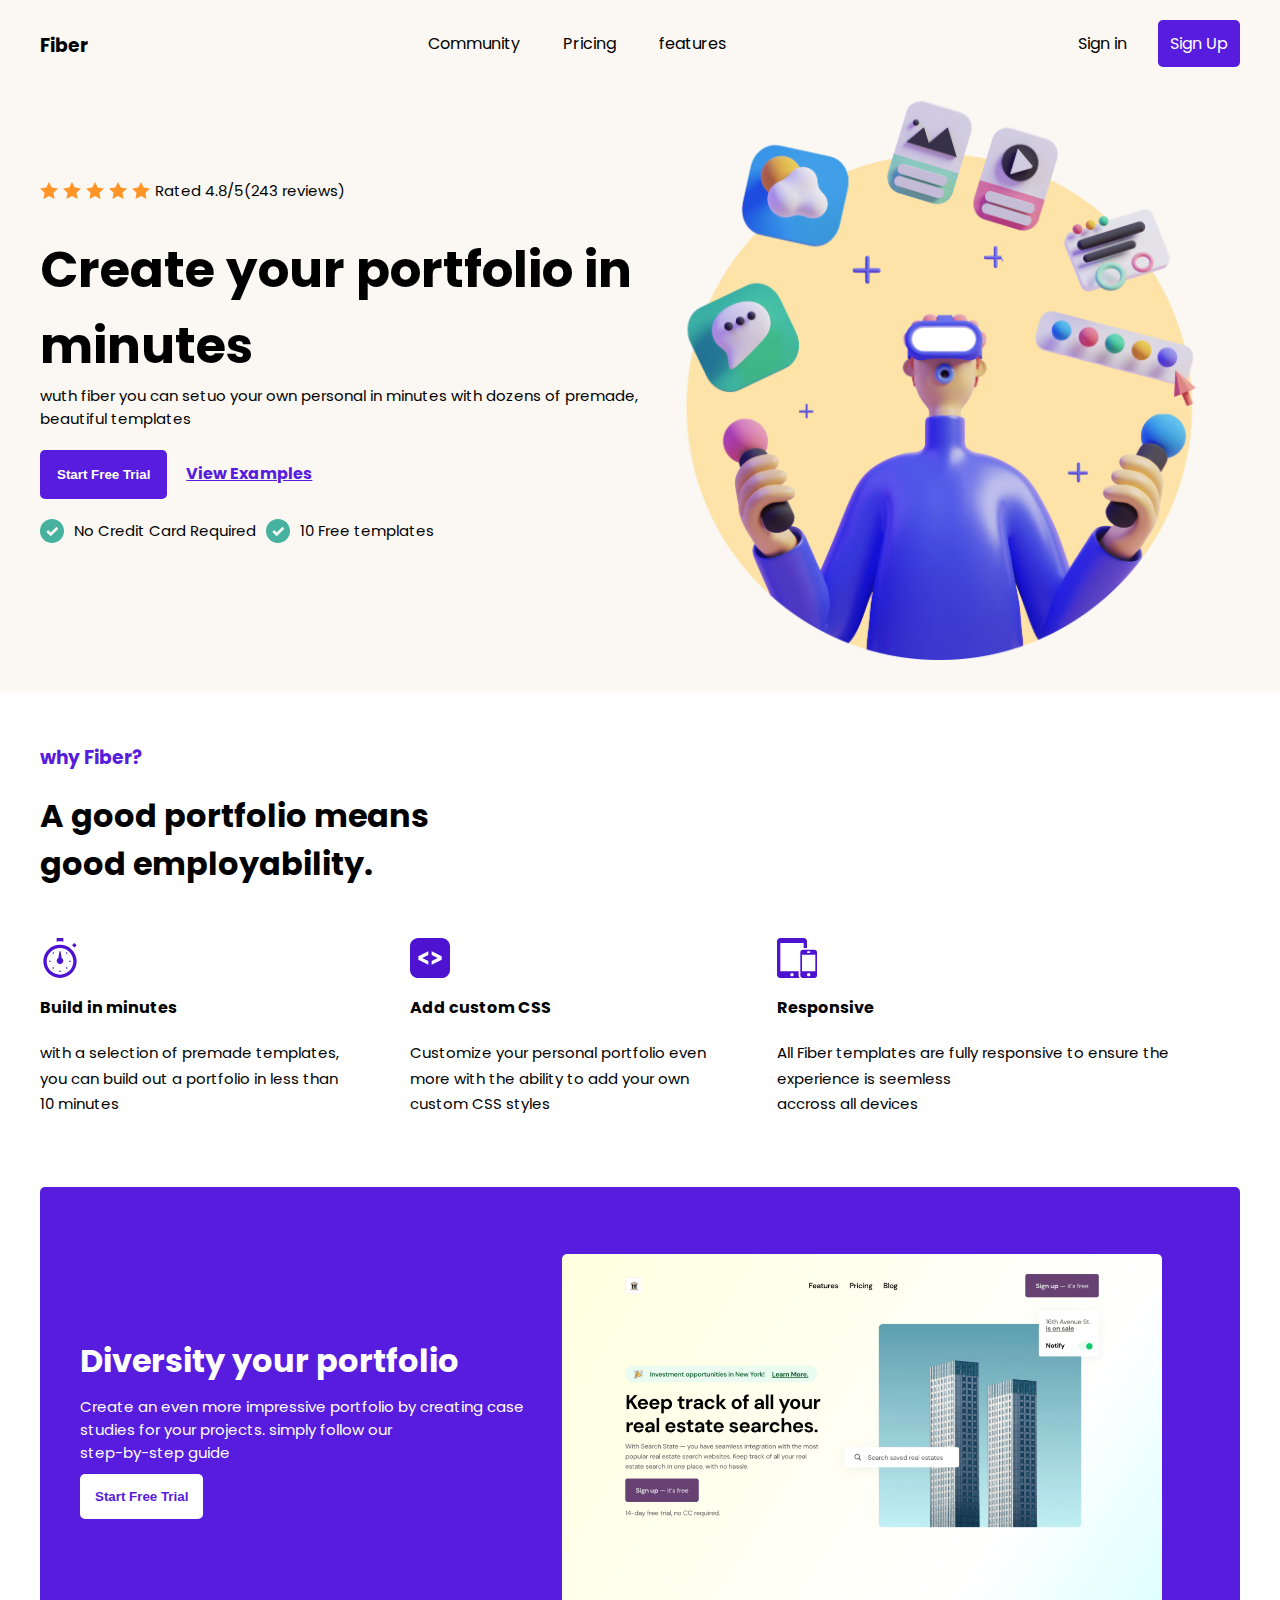
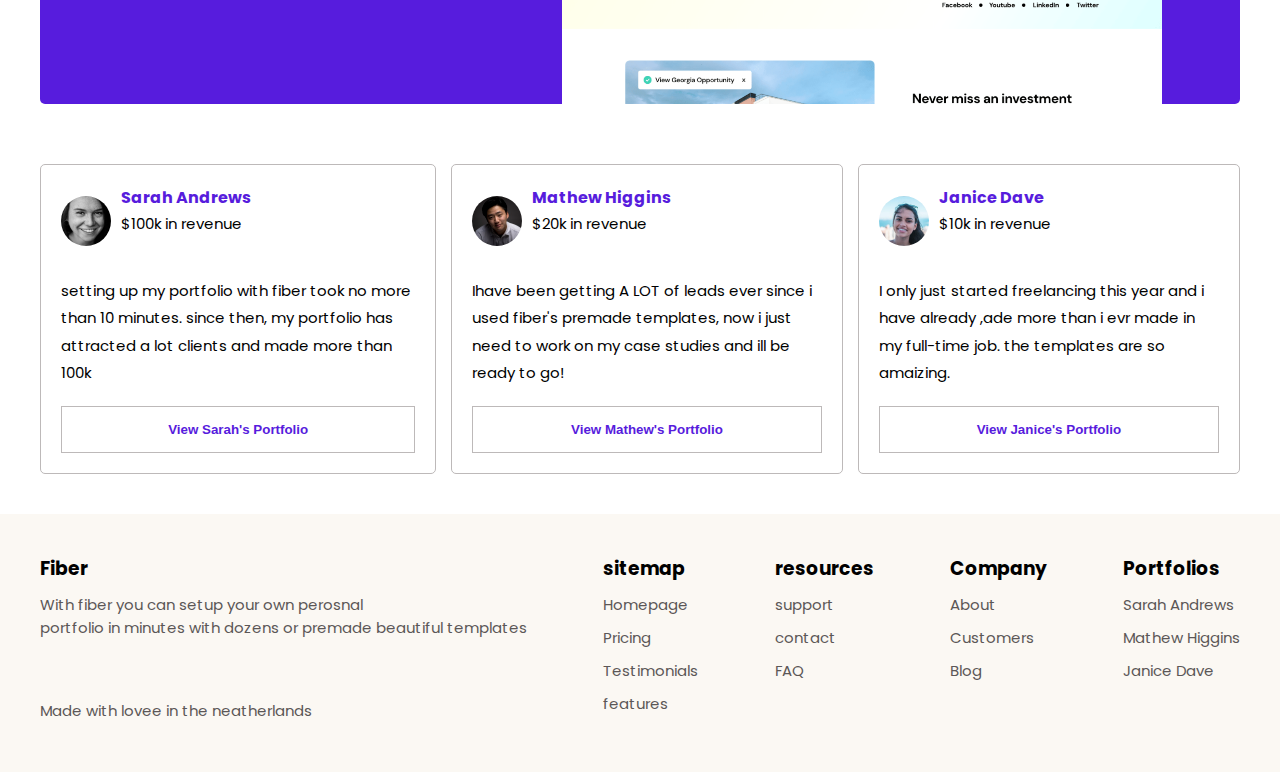
<file: index.html>
<!DOCTYPE html>
<html lang="en">
<head>
  <meta charset="UTF-8">
  <meta http-equiv="X-UA-Compatible" content="IE=edge">
  <meta name="viewport" content="width=device-width, initial-scale=1.0">
  <link rel="stylesheet" href="./style.css">
  <title>Welcome</title>
</head>
<body>
  
  <div class="container">
    <nav>
      <div class="logo-text">
        <h3> Fiber</h3>
      </div>
  
      <div class="links">
        <a href="">Community</a>
        <a href="">Pricing</a>
        <a href="">features</a>
      </div>
      <div class="loginlinks">
        <a href="">Sign in</a>
        <a href="./signin.html" class="button">Sign Up</a>
      </div>
    </nav>

    <div class="responsivenav">
      <div class="logoname">
        <h3>Fiber</h3>
      </div>

      <img src="./Assets/Hamburger Menu.svg" alt="" class="ham">
      <div class="hamburger">
       
        
        <div class="reslinks">
          <ul class="first">
            <li> <a href="">Community</a></li>
            <li> <a href="">Pricing</a></li>
            <li> <a href="">Features</a></li>
          </ul>
          <div class="line"></div>
            <div class="sign">
              <ul class="second">
                <li> <a href="./signin.html">Sign Up</a></li>
                <li >  <button>sign In</button></li>
                
              </ul>
            </div>
        </div>
      </div>

      
      
    </div>
  
  
    <section>
      <div class="container1">
        <div class="stars">
          <img src="./Assets/star.svg" alt="">
          <img src="./Assets/star.svg" alt="">
          <img src="./Assets/star.svg" alt="">
          <img src="./Assets/star.svg" alt="">
          <img src="./Assets/star.svg" alt="">
          <p>Rated 4.8/5(243 reviews)</p>
        </div>
        <h1>Create your portfolio in minutes</h1>
        <p>wuth fiber you can setuo your own personal in minutes with dozens of premade, beautiful templates</p>
        <div class="link2">
          <button> Start Free Trial</button>
          <a href="">View Examples</a>
        </div>
        <div class="generalcheckbox">
          <div class="checkbox">
            <img src="./Assets/Checkmark.svg" alt="">
            <p> No Credit Card Required</p>
          </div>
          <div class="checkbox">
            <img src="./Assets/Checkmark.svg" alt="">
            <p>10 Free templates</p>
          </div>
        </div>
    </div>
  
  
    <div class="container2">
  
    </div>
  </section>



  <div class="sectionres">
    <div class="container1res">
      <img src="./Assets/hero-Illustration.png" alt="">
    </div>
    <div class="container2res">
      <h1>Create your portfolio in minutes.</h1>
      <p>With fiber you can set up your own <br> personal portfolio in minutes with <br> dozens of premade, beautiful <br> templates. </p>
      <div class="linksection">
      <button>Start free Trial</button>
      
        <a href="">View Examples</a>
      </div>
      <div class="generalcheckboxres">
        <div class="checkbox">
          <img src="./Assets/Checkmark.svg" alt="">
          <p> No Credit Card Required</p>
        </div>
        <div class="checkbox">
          <img src="./Assets/Checkmark.svg" alt="">
          <p>10 Free templates</p>
        </div>
      </div>
    </div>
  </div>


</div>

<div class="section2">
  <h3>why Fiber?</h3>
  <h1>A good portfolio means  <br> good employability.</h1>
  <div class="container3">

 
  <div class="boxes">
    <img src="./Assets/time.svg" alt="">
    <h4>Build in minutes</h4>
    <p>with a selection of premade templates, <br> you can build out a portfolio in less than <br> 10 minutes</p>
  </div>

  <div class="boxes">
    <img src="./Assets/code.svg" alt="">
    <h4>Add custom CSS</h4>
    <p>Customize your personal portfolio even <br> more with the ability to add your own <br> custom CSS styles </p>
  </div>
  <div class="boxes">
    <img src="./Assets/allSizes.svg" alt="">
    <h4>Responsive</h4>
    <p>All Fiber templates are fully responsive to  ensure the <br> experience is seemless <br> accross all devices</p>
  </div>
</div>

</div>

<div class="section3">
  <div class="firstsection">
    <h1>Diversity your portfolio</h1>
    <p>Create an even more impressive portfolio by  creating case <br> studies for your projects. simply follow our <br> step-by-step guide </p>
    <button > Start Free Trial</button>
  </div>
  <div class="secondsection">
    <img src="./Assets/Page Image.png" alt="">
  </div>
</div>

<div class="section4">
<div class="box">


  <div class="person">
    <img src="./Assets/User Avatar.svg" alt="">
    <div class="words">
      <span>Sarah Andrews</span>
      <p>$100k in revenue</p>
    </div>
  </div>

    <p>setting up my portfolio with fiber took no more than 10 minutes. since then, my portfolio has attracted a lot clients and made more than 100k</p>
    <button>View Sarah's Portfolio</button>
  </div>
  
<div class="box">
  <div class="person">
    <img src="./Assets//User Avatar 2.svg" alt="">
    <div class="words">
      <span>Mathew Higgins</span>
      <p>$20k in revenue</p>
    </div>
 
  </div>
    <p> Ihave been getting A LOT of leads ever since i used fiber's premade templates, now i just need to work on my case studies and ill be ready to go! </p>
    <button>View Mathew's Portfolio</button>
  
</div>
<div class="box">
  <div class="person">
    <img src="./Assets/User Avatar 32.svg" alt="">
    <div class="words">
      <span>Janice Dave</span>
      <p>$10k in revenue</p>
    </div>
  </div>
    <p> I only just started freelancing this year and i have already ,ade more than i evr made in my full-time job. the templates are so amaizing.</p>
    <button>View Janice's Portfolio</button>
  
</div>



</div>


<footer>
  <div class="container5">
    <div>
      <h3>Fiber</h3>
      <p>With fiber you can setup your own perosnal <br> portfolio in minutes with dozens or premade beautiful templates</p>
      <br>
      <br>
      <p>Made with lovee in the neatherlands</p>
    </div>
    <div>
      <h3>sitemap</h3>
      <p>Homepage</p>
      <p>Pricing</p>
      <p>Testimonials</p>
      <p>features</p>
    </div>
    <div>
      <h3>resources</h3>
      <p>support</p>
      <p>contact</p>
      <p>FAQ</p>
    </div>
    <div>
      <h3>Company</h3>
      <p>About</p>
      <p>Customers</p>
      <p>Blog</p>
    </div>
    <div>
      <h3>Portfolios</h3>
      <p>Sarah Andrews</p>
      <p>Mathew Higgins</p>
      <p>Janice Dave</p>
    </div>
  </div>

  
</footer>
 
  
  <script src="dom.js"></script>
</body>
</html>
</file>
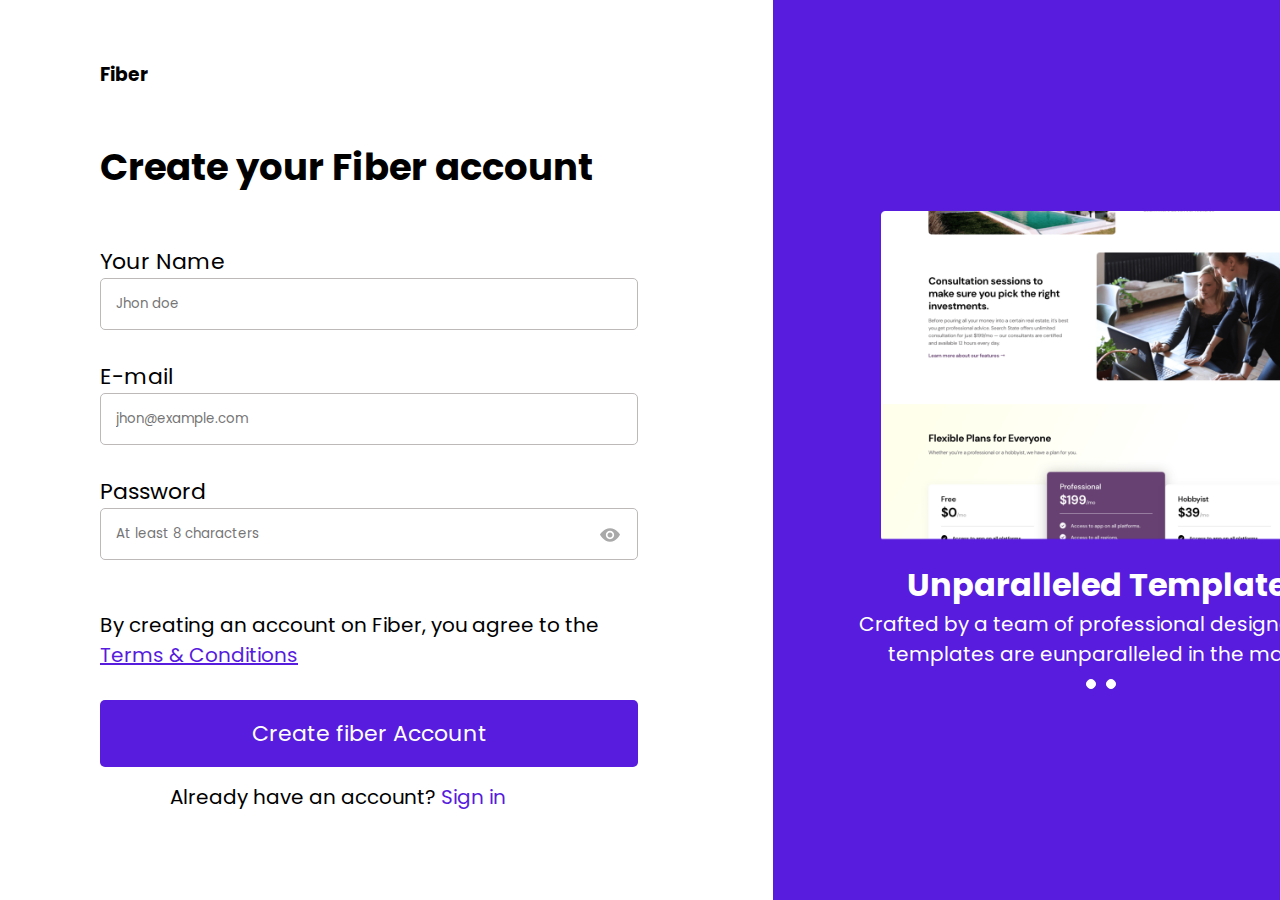
<file: signin.html>
<!DOCTYPE html>
<html lang="en">
<head>
  <meta charset="UTF-8">
  <meta http-equiv="X-UA-Compatible" content="IE=edge">
  <meta name="viewport"content="width=device-width, initial-scale=1.0, maximum-scale=1.0, user-scalable=0">

  <link rel="stylesheet" href="./signin.css">
    <link href="https://unpkg.com/aos@2.3.1/dist/aos.css" rel="stylesheet">
  <title>Sign Up</title>
  
</head>
<body>

<div class="container1">



<h3>Fiber</h3>

<h1>Create your Fiber account</h1>

<form action="">
  <label for="name">Your Name</label>
  <input type="text" placeholder="Jhon doe">
  <label for="name">E-mail</label>
  <input type="email" placeholder="jhon@example.com">

  <label for="name">Password</label>
 
  <input type="password"placeholder="At least 8 characters" class="password" >
  <img src="./Assets/hide password.svg" alt="" class="pass">

  <p>By creating an account on Fiber, you agree to the <br> <a href="">Terms & Conditions</a> </p>

 <button type="submit">Create fiber Account</button>

</form>

<footer>
  <p>Already have an account? <a href="">Sign in</a></p>
  <br>
  <br><br>
  
</footer>



</div>

<div class="container2">
  <img src="./Assets/Sign Up Image.png" alt="" class="scroll">
  
  <h1>Unparalleled Templates</h1>

  <p>Crafted by a team of professional designers, our <br> templates are eunparalleled in the market </p>

  <div class="scollbuttons">
    <div id="circle1" class="circle"></div>
    <div id="circle2" class="circle"></div>

  </div>
  
  

</div>

<script src="https://unpkg.com/aos@2.3.1/dist/aos.js"></script>
<script>
  AOS.init();
</script>

<script src="./fun.js"></script>
</body>
</html>
</file>
<file: style.css>
@import url('https://fonts.googleapis.com/css2?family=Poppins:wght@300;500&family=Roboto:ital,wght@0,100;1,300&family=Zen+Kaku+Gothic+Antique&display=swap');



*{
  margin: 0;
  padding: 0;
  box-sizing: border-box;
  scroll-behavior: smooth;
}
.container{
  background: #FBF8F3;
  padding: 30px;
 
}
:root{
  --color: #571CDD;
}
p{
  font-size: 15px;
}
body{
  font-family: 'Poppins',sans-serif
}
nav{
  
  display: flex;
  justify-content: space-between;
  width: 1200px;
  margin: 1px auto;
}
a{
  text-decoration: none;
  color: black;
  margin-left: 15px;
}
nav a{
  padding: 12px;
  transition:  0.4s ease
}
nav a:hover{
  background: var(--color);
 padding: 12px;
 color: white;
 border-radius: 5px;
 transition:  0.4s ease;

}
.button{
 background: var(--color);
 padding: 12px;
 color: white;
 border-radius: 5px;
}

.stars{
  display: flex;
}
section{
  display: flex;
  width: 1200px;
  margin: 1px auto;
}
.container1{
  flex: 1;
  
  display: flex;
  flex-direction: column;
  justify-content: center;
}
.container1 h1{
  margin-top: 30px;
  font-size: 50px;
}
.container2{

  
  background: url('./Assets/hero-Illustration.png' )no-repeat center center/cover;
  height: 600px;
  width: 600px;
  background-size: 600px;
}

.checkbox{
  display: flex;
  margin-right: 10px;
}
.checkbox img{
  margin-right: 10px;
}
.generalcheckbox{
  display: flex;
  margin-top: 20px;
}
.link2{
  margin-top: 20px;
}
.container1 button{
  border: none;
  background-color: var(--color);
  padding: 17px;
  border-radius: 5px;
  color: white;
 font-weight: bolder;
 cursor: pointer;
}
.container1 a{
  text-decoration: underline;
  color: var(--color);
  font-weight: bold;
}
.stars img{
  margin-right: 5px;
}
.container3{
  display: grid;
  grid-template-columns: repeat(3,auto);

}
.section2{
 padding: 50px 0;;
  width: 1200px;
  margin: 1px auto;
}
.section2 h1{
  margin-bottom: 50px;
}
.section2 img{
  margin-bottom: 10px;
}
.section2 h3{
  color: var(--color);
  margin-bottom: 20px;
}
.section2 p{
  line-height: 1.6rem;
}
.section2 h4{
  margin-bottom: 20px;
}
.section3{
  display: grid;
  grid-template-columns: repeat(2, auto);
  background-color: var(--color);
  width: 1200px;
  margin: 20px auto;
  border-radius: 5px;
  padding-top: 60px;
  padding-right: 40px; 
  padding-left: 40px;
 
  
}
.firstsection{
  color: white;
}
.firstsection button{
  /* width: 20%; */
  padding: 15px;
  border-radius: 5px;
  border:none;
  background: white;
  color: var(--color);
  font-weight: bolder;
  cursor: pointer;
}
.firstsection h1{
  margin-top: 90px;
  margin-bottom: 10px;
}
.firstsection p{
  margin-bottom: 10px;
}
.section3 img{
  transform: translateY(7px);
  width: 600px;
  

}
.section4{
  display: grid;
  grid-template-columns: repeat(3,auto);
  width: 1200px;
  margin: 1px auto;
}

.box{
  border: 1px solid rgb(189, 185, 185);
  padding: 20px;
  margin-top: 40px;
  border-radius: 5px;
}
.box:nth-child(2){
  margin: 0px 15px;
  margin-top: 40px;
}
.box button{
  border: 1px solid rgb(189, 185, 185);
  background: white;
  color: var(--color);
  padding: 15px;
  width: 100%;
  font-weight: bolder;
  cursor: pointer;
}
.person{
  display: flex;
  margin-bottom: 20px;
}
.person img{
  width: 50px;
  margin-right: 10px;
}
.person span{
  color: var(--color);
  font-weight: bolder;
}
.box p{
  line-height: 1.7rem;
  margin-bottom: 20px;
}
footer{
  
  margin-top: 40px;
 
  background-color: #FBF8F3;
}
footer h3{
  margin-bottom: 10px;
}
footer p{
  margin-bottom: 10px;
  cursor: pointer;
  color: rgb(92, 87, 87);
}
.container5{
 padding: 40px 0;
  display: flex;
  justify-content: space-between;
  width: 1200px;
  margin: 1px auto;
}
.responsivenav{
  display: none;
}
.sectionres{
  display: none;
}
@media only screen and  (max-width:500px) {

body{
  width: 100%;
}
nav{
  display: none;
}
.container{
 padding: 0;


  /* height: 100vh; */
}
.responsivenav{
  
  justify-content: space-between;
  width: 90%;
  margin: 0px auto;
  display: flex;
}
.logoname{
  margin-top: 40px;
}
.responsivenav img{
margin-top: 40px;
z-index: 1;
background: #FBF8F3;
border-radius: 5px;
padding: 4px;
cursor: pointer;
}
.hamburger{
 
  background:var(--color);
  position: absolute;
  right: 0;
  border-bottom-left-radius: 7px;
  display: none;
  transition: 0.5s ease-in-out;

}
.hamburger a{
  color: white;
}
.hamburger img{
  position: absolute;
  right: 10%;
}
ul{
  margin-top: 100px;
}
li{
  
  margin-bottom: 30px;
}
.first{
  margin-bottom: 50px;
  margin-left: 30px;
  margin-right: 30px;
}
.second{
  margin-top: 30px;
  margin-bottom: 50px;
  margin-left: 30px;
  margin-right: 30px;
}
.reslinks{
margin-top: 50px;

}
.buttonres a{
  color: var(--color);
}
button{
  padding: 10px 50px;
  color: var(--color);
  background: white;
  border: none;
  border-radius: 5px;
  font-weight: bolder;
  cursor: pointer;
}
ul{
  list-style:none;
}
.line{
  width: 150px;
  margin: 0px auto;
  height: 2px;
  border: 1px solid white;
}
section{
  display: none;

}

.section3{
  width: 90%;
  display: grid;
  grid-template-columns: repeat(1,auto);
  
}

.firstsection h1{
  margin-top: 10px;
}
.secondsection img{
  margin-top: 40px;
  width: 250px;

}
.container3{
  display: grid;
  grid-template-columns: repeat(1,auto);

}
.boxes{
  margin-bottom: 40px;
}
.section2{
  width: 90%;
 
}
.section4{
  width: 90%;
  display: grid;
  grid-template-columns: repeat(1,auto);
}
.box:nth-child(2){
  margin-top: 40px ;
  margin-right: 0;
  margin-left: 0;
}
.container5{
  width: 90%;
  display: grid;
  grid-template-columns: repeat(1,auto);
}
.show{
  display: block;
  transition: 01s ease;
}

.sectionres{
  display: block;
  width: 90%;
  margin: 1px auto;
}
.sectionres p{
  font-size: 18px;

}
.sectionres h1{
  line-height:4rem;
  font-size: 50px;
  font-weight: bolder;
  margin-bottom: 20px;
}
.sectionres img{
  width: 400px;
}
.linksection{
 display: grid;
 grid-template-columns:  repeat(1,auto);
 
}
.linksection button{
margin-top: 20px;
padding: 20px 40px;
background-color: var(--color);
color: white;
font-size: 18px;
}
.linksection a{
  margin: 15px 0px;
  font-weight: bolder;
  margin-left: 37%;
  text-decoration: underline;
  color: var(--color);
}

.generalcheckboxres img{
width: 25px;
margin-bottom: 20px;
}
.footer{
  width: 100%;
}

}


@media only screen and  (max-width:420px){
  .linksection a{
    margin: 15px 0px;
    font-weight: bolder;
    margin-left: 33.4%;
    text-decoration: underline;
    color: var(--color);
  }
  
}

@media only screen and  (max-width:395px) {

  body{
    width: 100%;
  }
  nav{
    display: none;
  }
  .container{
   padding: 0;
  
  
    /* height: 100vh; */
  }
  .responsivenav{
    
    justify-content: space-between;
    width: 90%;
    margin: 0px auto;
    display: flex;
  }
  .logoname{
    margin-top: 40px;
  }
  .responsivenav img{
  margin-top: 40px;
  z-index: 1;
  cursor: pointer;
  }
  .hamburger{
   
    background:var(--color);
    position: absolute;
    right: 0;
    border-bottom-left-radius: 7px;
    display: none;
    
  
  }
  .hamburger a{
    color: white;
  }
 

  ul{
    margin-top: 100px;
  }
  li{
    
    margin-bottom: 30px;
  }
  .first{
    margin-bottom: 50px;
    margin-left: 30px;
    margin-right: 30px;
  }
  .second{
    margin-top: 30px;
    margin-bottom: 50px;
    margin-left: 30px;
    margin-right: 30px;
  }
  .reslinks{
  margin-top: 50px;
  
  }
  .buttonres a{
    color: var(--color);
  }
  button{
    padding: 10px 50px;
    color: var(--color);
    background: white;
    border: none;
    border-radius: 5px;
    font-weight: bolder;
    cursor: pointer;
  }
  ul{
    list-style:none;
  }
  .line{
    width: 150px;
    margin: 0px auto;
    height: 2px;
    border: 1px solid white;
  }
  section{
    display: none;
  
  }
  
  .section3{
    width: 90%;
    display: grid;
    grid-template-columns: repeat(1,auto);
    
  }
  
  .firstsection h1{
    margin-top: 10px;
  }
  .secondsection img{
    margin-top: 40px;
    width: 250px;
  
  }
  .container3{
    display: grid;
    grid-template-columns: repeat(1,auto);
  
  }
  .boxes{
    margin-bottom: 40px;
  }
  .section2{
    width: 90%;
   
  }
  .section4{
    width: 90%;
    display: grid;
    grid-template-columns: repeat(1,auto);
  }
  .box:nth-child(2){
    margin-top: 40px ;
    margin-right: 0;
    margin-left: 0;
  }
  .container5{
    width: 90%;
    display: grid;
    grid-template-columns: repeat(1,auto);
  }
  .show{
    display: block;
    transition: 01s ease;
  }
  
  .sectionres{
    display: block;
    width: 90%;
    margin: 1px auto;
  }
  .sectionres p{
    font-size: 18px;
  
  }
  .sectionres h1{
    line-height:4rem;
    font-size: 50px;
    font-weight: bolder;
    margin-bottom: 20px;
  }
  .sectionres img{
    width: 330px;
  }
  .linksection{
   display: grid;
   grid-template-columns:  repeat(1,auto);
   
  }
  .linksection button{
  margin-top: 20px;
  padding: 20px 40px;
  background-color: var(--color);
  color: white;
  font-size: 18px;
  }
  .linksection a{
    margin: 15px 0px;
    font-weight: bolder;
    margin-left: 32%;
    text-decoration: underline;
    color: var(--color);
  }
  
  .generalcheckboxres img{
  width: 25px;
  margin-bottom: 20px;
  }
  .footer{
    width: 100%;
  }
  
  }
</file>
<file: signin.css>
@import url('https://fonts.googleapis.com/css2?family=Poppins:wght@300;500&family=Roboto:ital,wght@0,100;1,300&family=Zen+Kaku+Gothic+Antique&display=swap');



.jiggle{
  
  animation: new 0.2s linear ;
}
.red{
  border: 1px solid red;
}
@keyframes new{
  0% {
    opacity: 1;
    transform: translate3d(0px, 20%, 0px);
}

50%{
  opacity: 1;
  transform: translate3d(0px, -20%, 0px);
}
75%{
  opacity: 1;
  transform: translate3d(0px, 20%, 0px);
}

100% {
  opacity: 1;
   transform: translate3d(0px, -20%, 0px);;

}
}


*{
  margin: 0;
  padding: 0;
  box-sizing: border-box;
  font-family: 'Poppins',sans-serif;

}
body{
  width: 1440px;
  margin: 0px auto;
  display: grid;
  grid-template-columns: repeat(2,auto);
 
}
:root{
  --color: #571CDD;
}
.container1{
  height: 100vh;
  flex: 1;

  
  
}
.container2{
  flex: 1;
  height: 100vh;
  background: var(--color);
  display: flex;
  flex-direction: column;
  justify-content: center;
  align-items: center;
  color: white;
}
.container2 p{
  text-align: center;
}
 img{
  width: 450px;
  margin-bottom: 20px;
 
  /* transition: 0.5s ease-in; */

}




form{
  display: flex;
  flex-direction: column;
  /* margin: 1px auto; */
  margin-left: 100px;
}
form p a{
  color: var(--color);
}
input{
  padding-right: 20px;
  margin-bottom: 30px;
  padding: 15px;
  width: 80%;
  border-radius: 5px;
  outline: none;
  border: 1px solid rgb(189, 185, 185);
}
label{
  font-size: 22px;
}
button{
  margin-top: 30px;
  width: 80%;
  padding: 17px;
  background: var(--color);
  color: white;
  font-size: 22px;
  cursor: pointer;
  border: none;
  border-radius: 5px;
  margin-bottom: 15px;
}
h3{
  margin-top: 60px;
  margin-left: 100px;
}
.container1 h1{
  margin: 50px 0;
  font-size: 37px;
  margin-left: 100px;
}
footer{
  margin-left: 170px;
  
}
footer a{
  text-decoration: none;
  color: var(--color);
}
p{
  font-size: 20px;

}
.scollbuttons{
  display: flex;
  margin-top: 10px;
}
.circle{
  width: 10px;
  height: 10px;
  border-radius: 50px;
  border : 1px solid white;
  background: white;
  cursor: pointer;
}
#circle2{
  margin: 0px 10px;
}
.color{
 background-color: var(--color);
}

.container1 img{
  margin: 0;
  padding: 0;
  line-height: 0rem;
  width: 20px;
  transform: translate3d( 500px ,-65px, 0);
}
.pass{
  cursor: pointer;
}

@media only screen and (max-width:500px){
  
  body{
    width: 100%;
  

  }
  .container1{
    width: 90%;
    margin: 1px auto;
  }
  .container2{
    display: none;
  }
  .container1 img{
    transform: translate3d(400px,-65px,0);
  }
  h3{
    margin-left: 0;
    width: 100%;
  }
  .container1 h1{
    width: 100%;
  margin-left: 0;
  }
  footer{
    margin-left: 0;
  }
  input{
    width: 100%;
    margin-right: 0px;
  }
  button{
    width: 100%;
  }
  form{
    margin-left: 0;
    width: 100%;
    margin-top: 60px;
  }
  footer p{
    text-align: center;
    
  }




  
      

 
}
@media only screen and (max-width:450px){
  
  .container1 img{
    transform: translate3d(340px,-65px,0);
  }
}
@media only screen and (max-width:390px){
   .container1 img{
    transform: translate3d(300px,-65px,0);
  }
  

}
</file>
